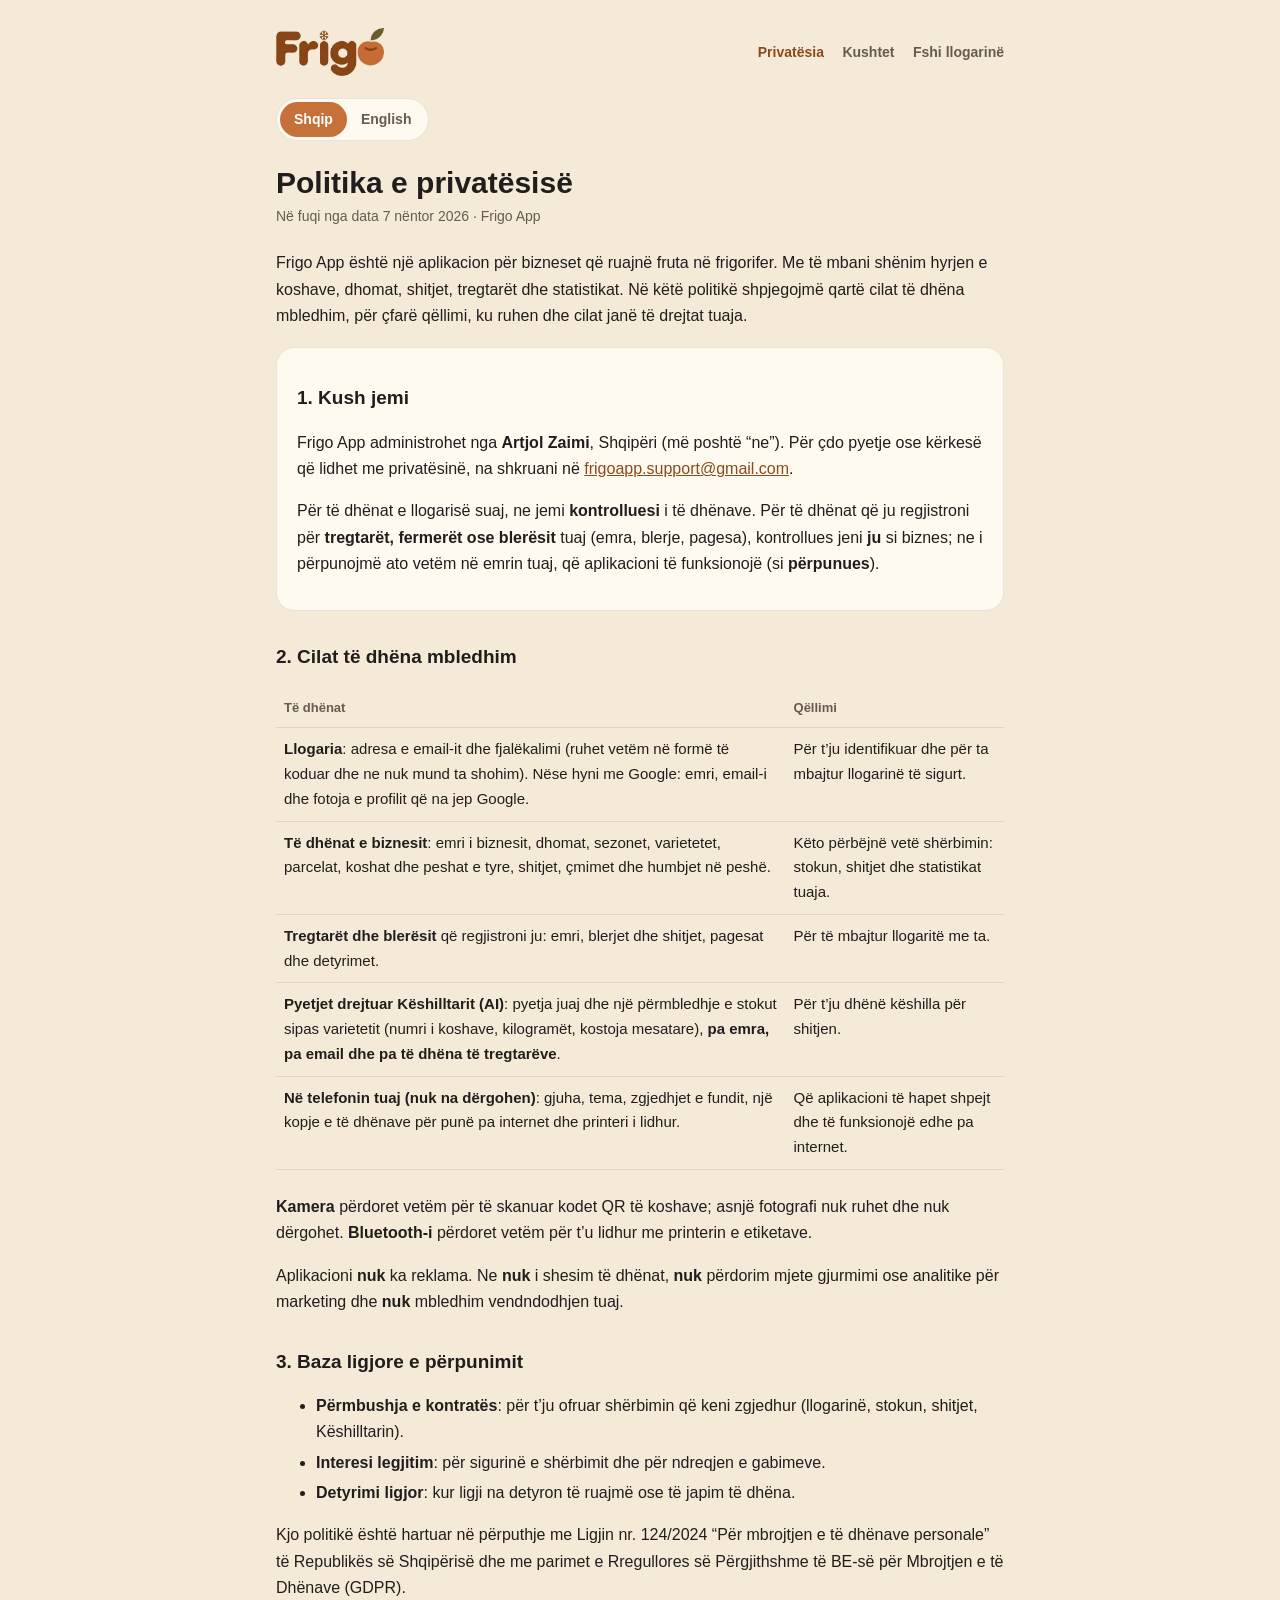
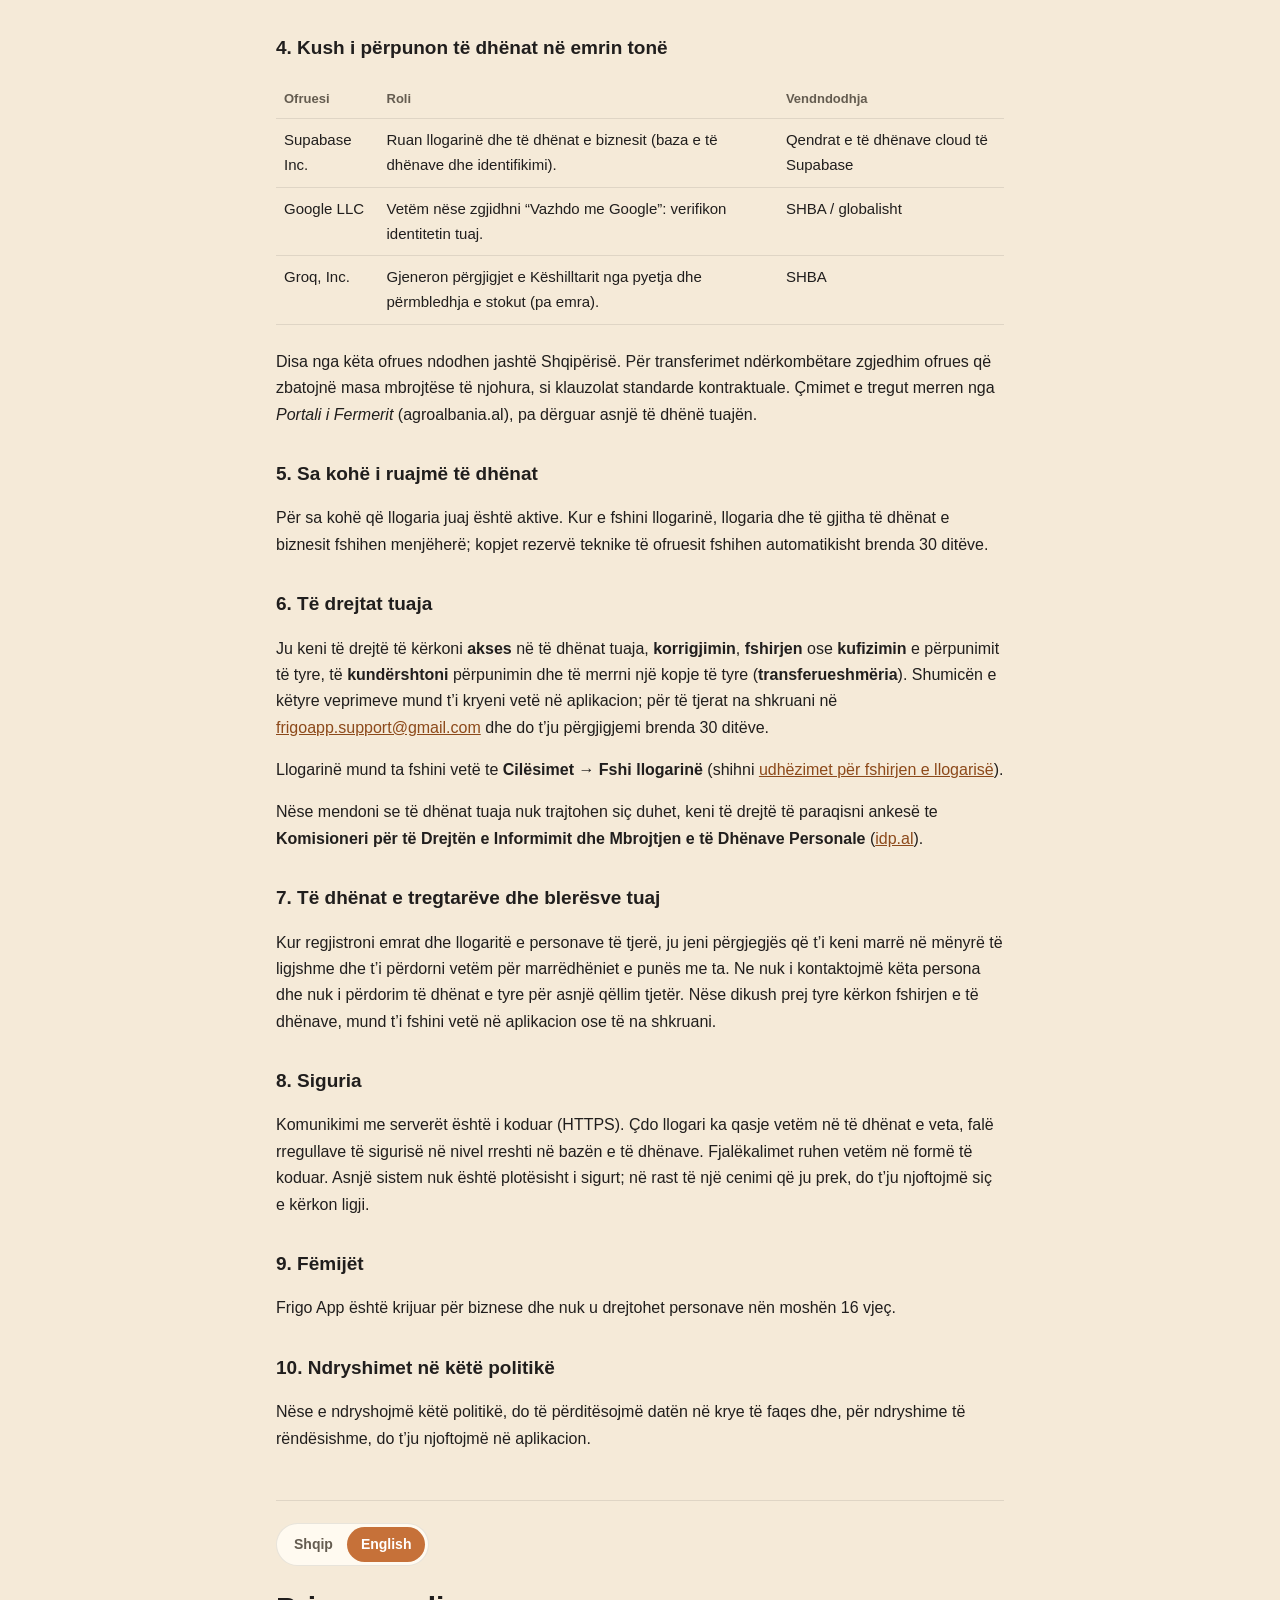
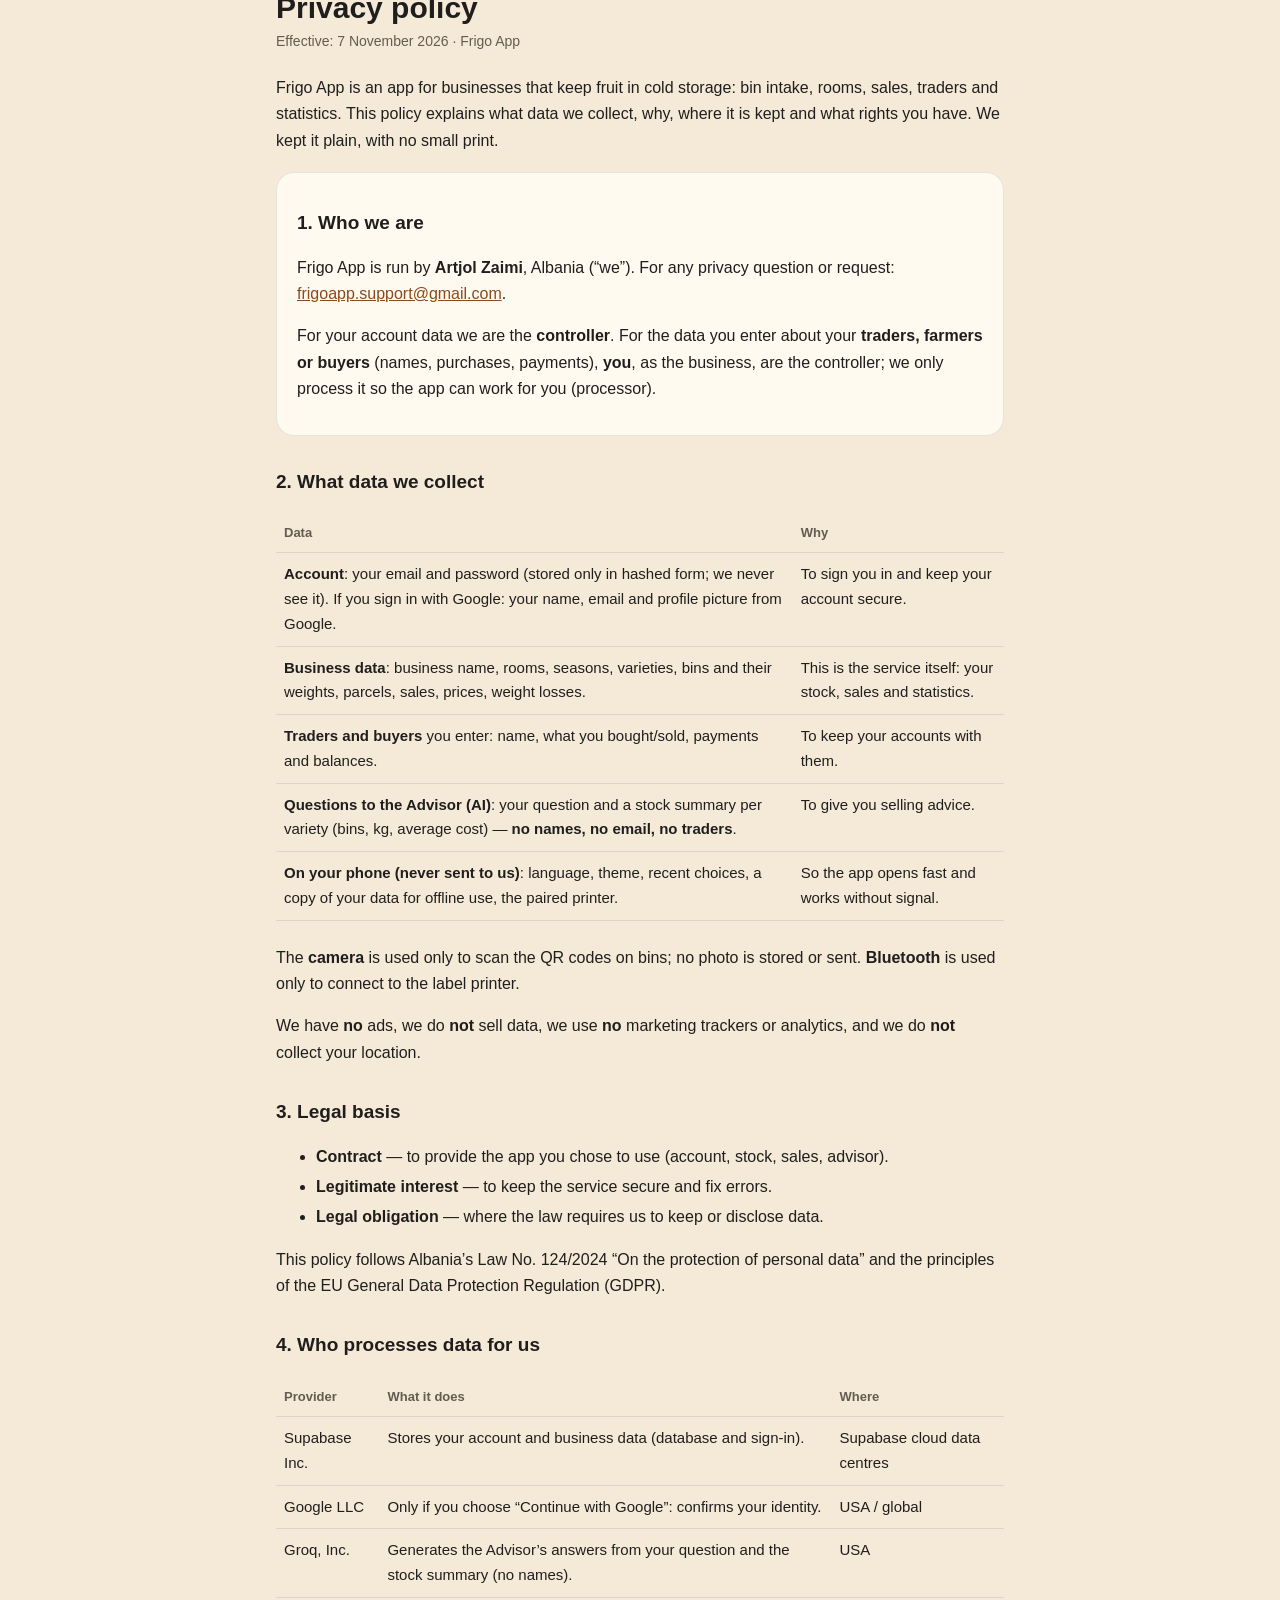
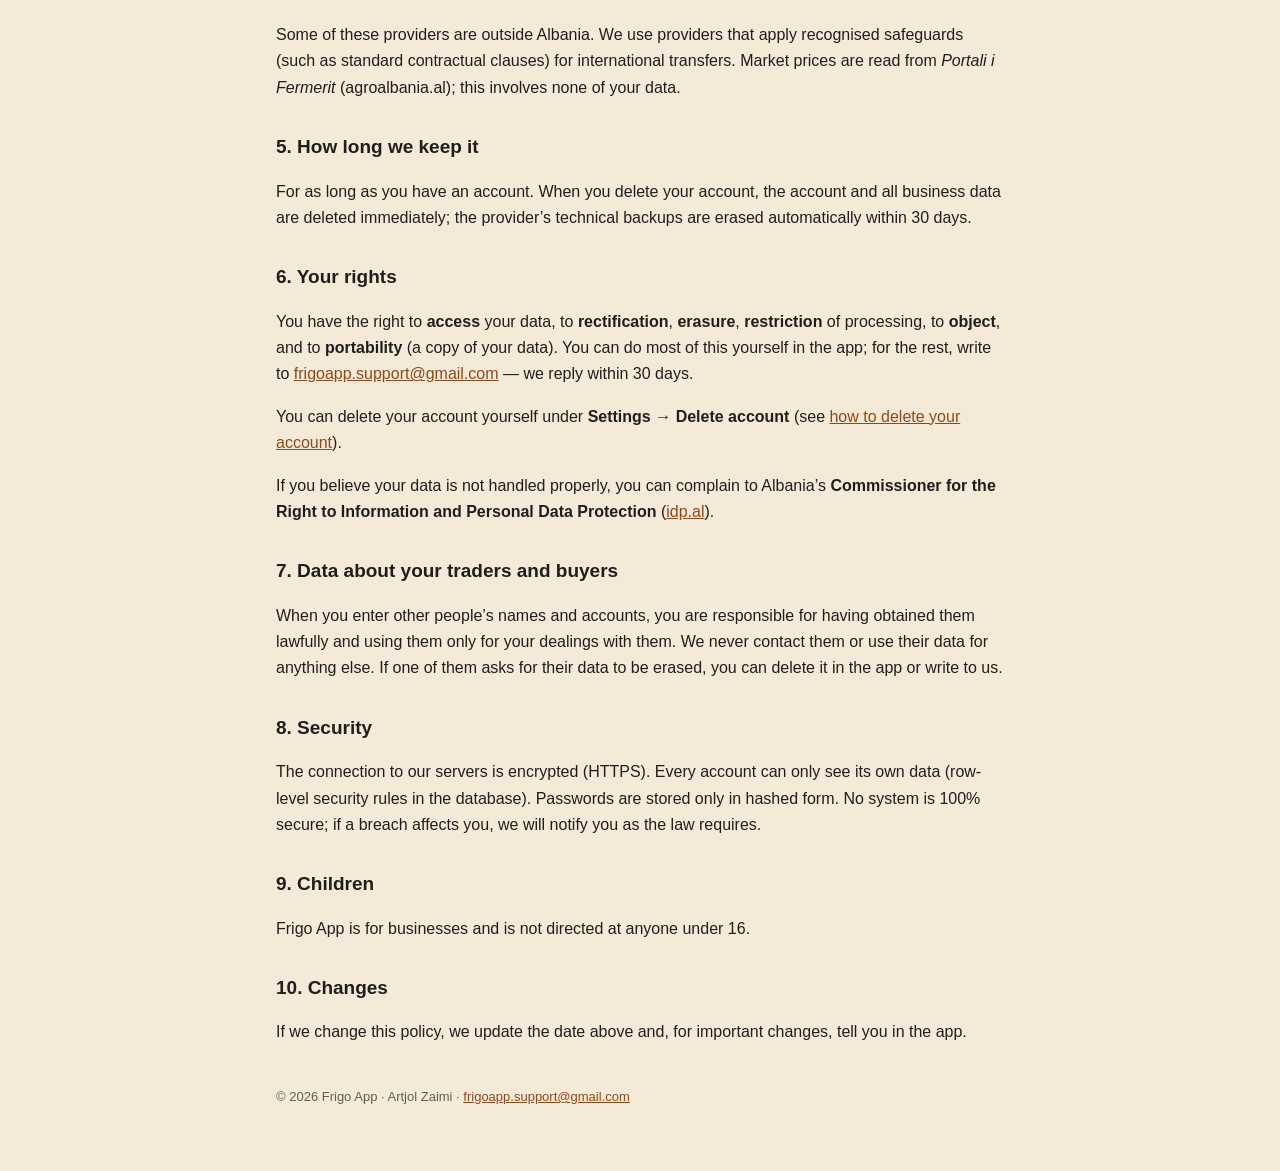
<file: index.html>
<!doctype html>
<html lang="sq">
<head>
<meta charset="utf-8">
<meta name="viewport" content="width=device-width, initial-scale=1">
<title>Frigo App — Politika e privatësisë / Privacy policy</title>
<meta name="description" content="Si Frigo App mbledh, përdor dhe mbron të dhënat. How Frigo App collects, uses and protects data.">
<link rel="icon" type="image/png" href="icon.png">
<link rel="apple-touch-icon" href="icon.png">
<link rel="stylesheet" href="style.css">
</head>
<body>
<main>
<header>
  <a class="brand" href="./" aria-label="Frigo">
    <picture><source srcset="logo-dark.png" media="(prefers-color-scheme: dark)"><img src="logo.png" alt="Frigo" width="108" height="48"></picture>
  </a>
  <nav>
    <a href="./" aria-current="page">Privatësia</a>
    <a href="terms.html">Kushtet</a>
    <a href="delete-account.html">Fshi llogarinë</a>
  </nav>
</header>
<div class="lang"><a class="on" href="#sq">Shqip</a><a href="#en">English</a></div>

<!-- ═══════════════════════════════ SHQIP ═══════════════════════════════ -->
<article id="sq" lang="sq">
<h1>Politika e privatësisë</h1>
<p class="meta">Në fuqi nga data 7 nëntor 2026 · Frigo App</p>

<p>Frigo App është një aplikacion për bizneset që ruajnë fruta në frigorifer. Me të mbani shënim hyrjen e koshave, dhomat, shitjet, tregtarët dhe statistikat. Në këtë politikë shpjegojmë qartë cilat të dhëna mbledhim, për çfarë qëllimi, ku ruhen dhe cilat janë të drejtat tuaja.</p>

<section class="card">
<h2>1. Kush jemi</h2>
<p>Frigo App administrohet nga <strong>Artjol Zaimi</strong>, Shqipëri (më poshtë “ne”). Për çdo pyetje ose kërkesë që lidhet me privatësinë, na shkruani në <a href="mailto:frigoapp.support@gmail.com">frigoapp.support@gmail.com</a>.</p>
<p>Për të dhënat e llogarisë suaj, ne jemi <strong>kontrolluesi</strong> i të dhënave. Për të dhënat që ju regjistroni për <strong>tregtarët, fermerët ose blerësit</strong> tuaj (emra, blerje, pagesa), kontrollues jeni <strong>ju</strong> si biznes; ne i përpunojmë ato vetëm në emrin tuaj, që aplikacioni të funksionojë (si <strong>përpunues</strong>).</p>
</section>

<h2>2. Cilat të dhëna mbledhim</h2>
<div class="wrap"><table>
<tr><th>Të dhënat</th><th>Qëllimi</th></tr>
<tr><td><strong>Llogaria</strong>: adresa e email-it dhe fjalëkalimi (ruhet vetëm në formë të koduar dhe ne nuk mund ta shohim). Nëse hyni me Google: emri, email-i dhe fotoja e profilit që na jep Google.</td><td>Për t’ju identifikuar dhe për ta mbajtur llogarinë të sigurt.</td></tr>
<tr><td><strong>Të dhënat e biznesit</strong>: emri i biznesit, dhomat, sezonet, varietetet, parcelat, koshat dhe peshat e tyre, shitjet, çmimet dhe humbjet në peshë.</td><td>Këto përbëjnë vetë shërbimin: stokun, shitjet dhe statistikat tuaja.</td></tr>
<tr><td><strong>Tregtarët dhe blerësit</strong> që regjistroni ju: emri, blerjet dhe shitjet, pagesat dhe detyrimet.</td><td>Për të mbajtur llogaritë me ta.</td></tr>
<tr><td><strong>Pyetjet drejtuar Këshilltarit (AI)</strong>: pyetja juaj dhe një përmbledhje e stokut sipas varietetit (numri i koshave, kilogramët, kostoja mesatare), <strong>pa emra, pa email dhe pa të dhëna të tregtarëve</strong>.</td><td>Për t’ju dhënë këshilla për shitjen.</td></tr>
<tr><td><strong>Në telefonin tuaj (nuk na dërgohen)</strong>: gjuha, tema, zgjedhjet e fundit, një kopje e të dhënave për punë pa internet dhe printeri i lidhur.</td><td>Që aplikacioni të hapet shpejt dhe të funksionojë edhe pa internet.</td></tr>
</table></div>
<p><strong>Kamera</strong> përdoret vetëm për të skanuar kodet QR të koshave; asnjë fotografi nuk ruhet dhe nuk dërgohet. <strong>Bluetooth-i</strong> përdoret vetëm për t’u lidhur me printerin e etiketave.</p>
<p>Aplikacioni <strong>nuk</strong> ka reklama. Ne <strong>nuk</strong> i shesim të dhënat, <strong>nuk</strong> përdorim mjete gjurmimi ose analitike për marketing dhe <strong>nuk</strong> mbledhim vendndodhjen tuaj.</p>

<h2>3. Baza ligjore e përpunimit</h2>
<ul>
<li><strong>Përmbushja e kontratës</strong>: për t’ju ofruar shërbimin që keni zgjedhur (llogarinë, stokun, shitjet, Këshilltarin).</li>
<li><strong>Interesi legjitim</strong>: për sigurinë e shërbimit dhe për ndreqjen e gabimeve.</li>
<li><strong>Detyrimi ligjor</strong>: kur ligji na detyron të ruajmë ose të japim të dhëna.</li>
</ul>
<p>Kjo politikë është hartuar në përputhje me Ligjin nr. 124/2024 “Për mbrojtjen e të dhënave personale” të Republikës së Shqipërisë dhe me parimet e Rregullores së Përgjithshme të BE-së për Mbrojtjen e të Dhënave (GDPR).</p>

<h2>4. Kush i përpunon të dhënat në emrin tonë</h2>
<div class="wrap"><table>
<tr><th>Ofruesi</th><th>Roli</th><th>Vendndodhja</th></tr>
<tr><td>Supabase Inc.</td><td>Ruan llogarinë dhe të dhënat e biznesit (baza e të dhënave dhe identifikimi).</td><td>Qendrat e të dhënave cloud të Supabase</td></tr>
<tr><td>Google LLC</td><td>Vetëm nëse zgjidhni “Vazhdo me Google”: verifikon identitetin tuaj.</td><td>SHBA / globalisht</td></tr>
<tr><td>Groq, Inc.</td><td>Gjeneron përgjigjet e Këshilltarit nga pyetja dhe përmbledhja e stokut (pa emra).</td><td>SHBA</td></tr>
</table></div>
<p>Disa nga këta ofrues ndodhen jashtë Shqipërisë. Për transferimet ndërkombëtare zgjedhim ofrues që zbatojnë masa mbrojtëse të njohura, si klauzolat standarde kontraktuale. Çmimet e tregut merren nga <em>Portali i Fermerit</em> (agroalbania.al), pa dërguar asnjë të dhënë tuajën.</p>

<h2>5. Sa kohë i ruajmë të dhënat</h2>
<p>Për sa kohë që llogaria juaj është aktive. Kur e fshini llogarinë, llogaria dhe të gjitha të dhënat e biznesit fshihen menjëherë; kopjet rezervë teknike të ofruesit fshihen automatikisht brenda 30 ditëve.</p>

<h2>6. Të drejtat tuaja</h2>
<p>Ju keni të drejtë të kërkoni <strong>akses</strong> në të dhënat tuaja, <strong>korrigjimin</strong>, <strong>fshirjen</strong> ose <strong>kufizimin</strong> e përpunimit të tyre, të <strong>kundërshtoni</strong> përpunimin dhe të merrni një kopje të tyre (<strong>transferueshmëria</strong>). Shumicën e këtyre veprimeve mund t’i kryeni vetë në aplikacion; për të tjerat na shkruani në <a href="mailto:frigoapp.support@gmail.com">frigoapp.support@gmail.com</a> dhe do t’ju përgjigjemi brenda 30 ditëve.</p>
<p>Llogarinë mund ta fshini vetë te <strong>Cilësimet → Fshi llogarinë</strong> (shihni <a href="delete-account.html">udhëzimet për fshirjen e llogarisë</a>).</p>
<p>Nëse mendoni se të dhënat tuaja nuk trajtohen siç duhet, keni të drejtë të paraqisni ankesë te <strong>Komisioneri për të Drejtën e Informimit dhe Mbrojtjen e të Dhënave Personale</strong> (<a href="https://www.idp.al" rel="noopener">idp.al</a>).</p>

<h2>7. Të dhënat e tregtarëve dhe blerësve tuaj</h2>
<p>Kur regjistroni emrat dhe llogaritë e personave të tjerë, ju jeni përgjegjës që t’i keni marrë në mënyrë të ligjshme dhe t’i përdorni vetëm për marrëdhëniet e punës me ta. Ne nuk i kontaktojmë këta persona dhe nuk i përdorim të dhënat e tyre për asnjë qëllim tjetër. Nëse dikush prej tyre kërkon fshirjen e të dhënave, mund t’i fshini vetë në aplikacion ose të na shkruani.</p>

<h2>8. Siguria</h2>
<p>Komunikimi me serverët është i koduar (HTTPS). Çdo llogari ka qasje vetëm në të dhënat e veta, falë rregullave të sigurisë në nivel rreshti në bazën e të dhënave. Fjalëkalimet ruhen vetëm në formë të koduar. Asnjë sistem nuk është plotësisht i sigurt; në rast të një cenimi që ju prek, do t’ju njoftojmë siç e kërkon ligji.</p>

<h2>9. Fëmijët</h2>
<p>Frigo App është krijuar për biznese dhe nuk u drejtohet personave nën moshën 16 vjeç.</p>

<h2>10. Ndryshimet në këtë politikë</h2>
<p>Nëse e ndryshojmë këtë politikë, do të përditësojmë datën në krye të faqes dhe, për ndryshime të rëndësishme, do t’ju njoftojmë në aplikacion.</p>
</article>

<hr>

<!-- ═══════════════════════════════ ENGLISH ═══════════════════════════════ -->
<article id="en" lang="en">
<div class="lang"><a href="#sq">Shqip</a><a class="on" href="#en">English</a></div>
<h1>Privacy policy</h1>
<p class="meta">Effective: 7 November 2026 · Frigo App</p>

<p>Frigo App is an app for businesses that keep fruit in cold storage: bin intake, rooms, sales, traders and statistics. This policy explains what data we collect, why, where it is kept and what rights you have. We kept it plain, with no small print.</p>

<section class="card">
<h2>1. Who we are</h2>
<p>Frigo App is run by <strong>Artjol Zaimi</strong>, Albania (“we”). For any privacy question or request: <a href="mailto:frigoapp.support@gmail.com">frigoapp.support@gmail.com</a>.</p>
<p>For your account data we are the <strong>controller</strong>. For the data you enter about your <strong>traders, farmers or buyers</strong> (names, purchases, payments), <strong>you</strong>, as the business, are the controller; we only process it so the app can work for you (processor).</p>
</section>

<h2>2. What data we collect</h2>
<div class="wrap"><table>
<tr><th>Data</th><th>Why</th></tr>
<tr><td><strong>Account</strong>: your email and password (stored only in hashed form; we never see it). If you sign in with Google: your name, email and profile picture from Google.</td><td>To sign you in and keep your account secure.</td></tr>
<tr><td><strong>Business data</strong>: business name, rooms, seasons, varieties, bins and their weights, parcels, sales, prices, weight losses.</td><td>This is the service itself: your stock, sales and statistics.</td></tr>
<tr><td><strong>Traders and buyers</strong> you enter: name, what you bought/sold, payments and balances.</td><td>To keep your accounts with them.</td></tr>
<tr><td><strong>Questions to the Advisor (AI)</strong>: your question and a stock summary per variety (bins, kg, average cost) — <strong>no names, no email, no traders</strong>.</td><td>To give you selling advice.</td></tr>
<tr><td><strong>On your phone (never sent to us)</strong>: language, theme, recent choices, a copy of your data for offline use, the paired printer.</td><td>So the app opens fast and works without signal.</td></tr>
</table></div>
<p>The <strong>camera</strong> is used only to scan the QR codes on bins; no photo is stored or sent. <strong>Bluetooth</strong> is used only to connect to the label printer.</p>
<p>We have <strong>no</strong> ads, we do <strong>not</strong> sell data, we use <strong>no</strong> marketing trackers or analytics, and we do <strong>not</strong> collect your location.</p>

<h2>3. Legal basis</h2>
<ul>
<li><strong>Contract</strong> — to provide the app you chose to use (account, stock, sales, advisor).</li>
<li><strong>Legitimate interest</strong> — to keep the service secure and fix errors.</li>
<li><strong>Legal obligation</strong> — where the law requires us to keep or disclose data.</li>
</ul>
<p>This policy follows Albania’s Law No. 124/2024 “On the protection of personal data” and the principles of the EU General Data Protection Regulation (GDPR).</p>

<h2>4. Who processes data for us</h2>
<div class="wrap"><table>
<tr><th>Provider</th><th>What it does</th><th>Where</th></tr>
<tr><td>Supabase Inc.</td><td>Stores your account and business data (database and sign-in).</td><td>Supabase cloud data centres</td></tr>
<tr><td>Google LLC</td><td>Only if you choose “Continue with Google”: confirms your identity.</td><td>USA / global</td></tr>
<tr><td>Groq, Inc.</td><td>Generates the Advisor’s answers from your question and the stock summary (no names).</td><td>USA</td></tr>
</table></div>
<p>Some of these providers are outside Albania. We use providers that apply recognised safeguards (such as standard contractual clauses) for international transfers. Market prices are read from <em>Portali i Fermerit</em> (agroalbania.al); this involves none of your data.</p>

<h2>5. How long we keep it</h2>
<p>For as long as you have an account. When you delete your account, the account and all business data are deleted immediately; the provider’s technical backups are erased automatically within 30 days.</p>

<h2>6. Your rights</h2>
<p>You have the right to <strong>access</strong> your data, to <strong>rectification</strong>, <strong>erasure</strong>, <strong>restriction</strong> of processing, to <strong>object</strong>, and to <strong>portability</strong> (a copy of your data). You can do most of this yourself in the app; for the rest, write to <a href="mailto:frigoapp.support@gmail.com">frigoapp.support@gmail.com</a> — we reply within 30 days.</p>
<p>You can delete your account yourself under <strong>Settings → Delete account</strong> (see <a href="delete-account.html">how to delete your account</a>).</p>
<p>If you believe your data is not handled properly, you can complain to Albania’s <strong>Commissioner for the Right to Information and Personal Data Protection</strong> (<a href="https://www.idp.al" rel="noopener">idp.al</a>).</p>

<h2>7. Data about your traders and buyers</h2>
<p>When you enter other people’s names and accounts, you are responsible for having obtained them lawfully and using them only for your dealings with them. We never contact them or use their data for anything else. If one of them asks for their data to be erased, you can delete it in the app or write to us.</p>

<h2>8. Security</h2>
<p>The connection to our servers is encrypted (HTTPS). Every account can only see its own data (row-level security rules in the database). Passwords are stored only in hashed form. No system is 100% secure; if a breach affects you, we will notify you as the law requires.</p>

<h2>9. Children</h2>
<p>Frigo App is for businesses and is not directed at anyone under 16.</p>

<h2>10. Changes</h2>
<p>If we change this policy, we update the date above and, for important changes, tell you in the app.</p>
</article>

<footer>© 2026 Frigo App · Artjol Zaimi · <a href="mailto:frigoapp.support@gmail.com">frigoapp.support@gmail.com</a></footer>
</main>
</body>
</html>
</file>
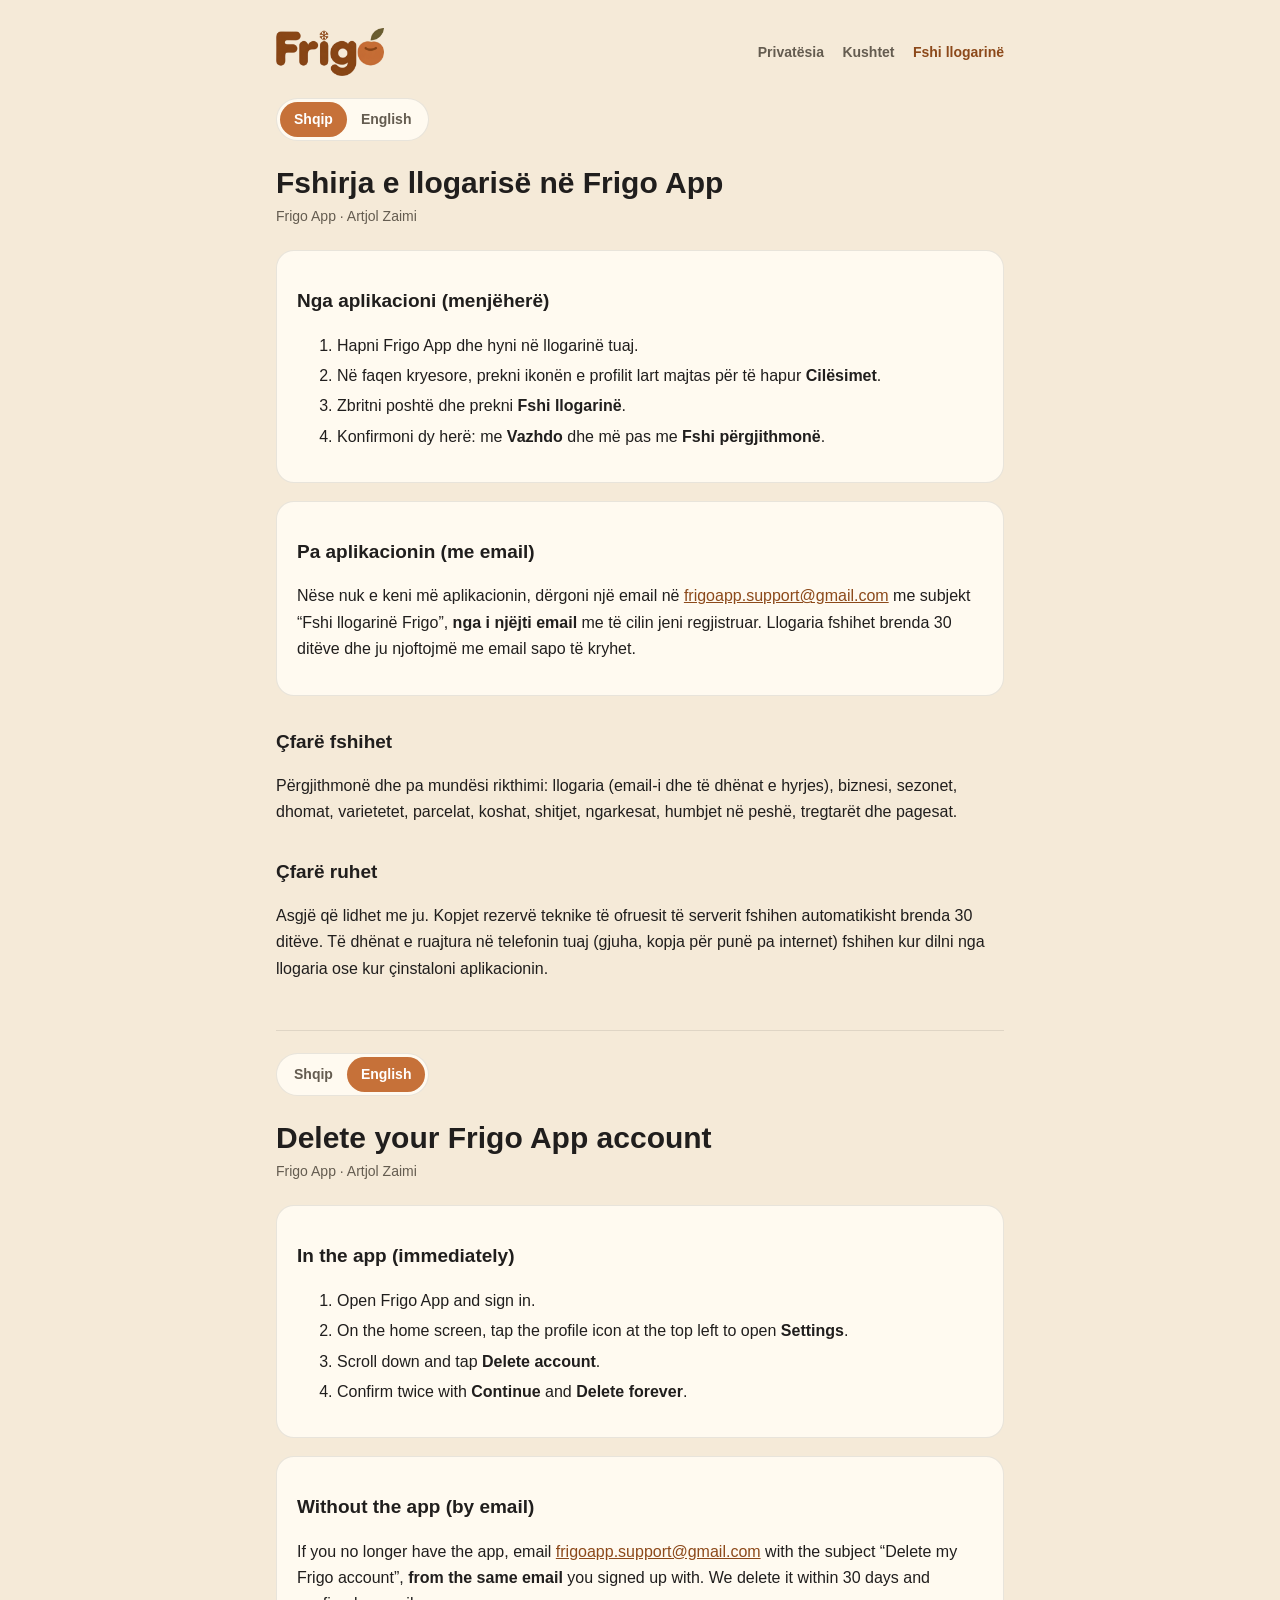
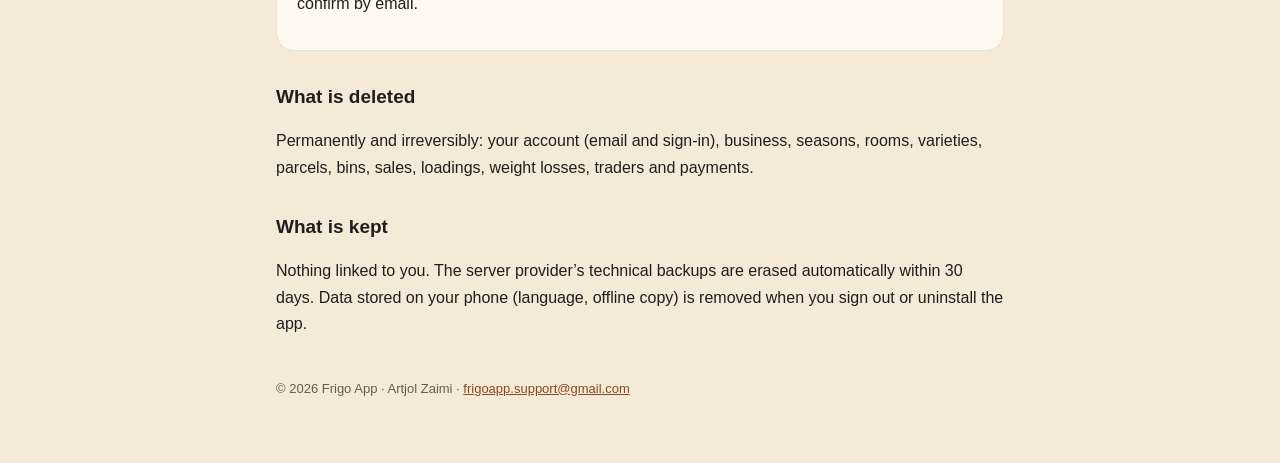
<file: delete-account.html>
<!doctype html>
<html lang="sq">
<head>
<meta charset="utf-8">
<meta name="viewport" content="width=device-width, initial-scale=1">
<title>Frigo App — Fshi llogarinë / Delete your account</title>
<meta name="description" content="Si ta fshish llogarinë dhe të dhënat në Frigo App. How to delete your Frigo App account and data.">
<link rel="icon" type="image/png" href="icon.png">
<link rel="apple-touch-icon" href="icon.png">
<link rel="stylesheet" href="style.css">
</head>
<body>
<main>
<header>
  <a class="brand" href="./" aria-label="Frigo">
    <picture><source srcset="logo-dark.png" media="(prefers-color-scheme: dark)"><img src="logo.png" alt="Frigo" width="108" height="48"></picture>
  </a>
  <nav>
    <a href="./">Privatësia</a>
    <a href="terms.html">Kushtet</a>
    <a href="delete-account.html" aria-current="page">Fshi llogarinë</a>
  </nav>
</header>
<div class="lang"><a class="on" href="#sq">Shqip</a><a href="#en">English</a></div>

<article id="sq" lang="sq">
<h1>Fshirja e llogarisë në Frigo App</h1>
<p class="meta">Frigo App · Artjol Zaimi</p>

<section class="card">
<h2>Nga aplikacioni (menjëherë)</h2>
<ol>
<li>Hapni Frigo App dhe hyni në llogarinë tuaj.</li>
<li>Në faqen kryesore, prekni ikonën e profilit lart majtas për të hapur <strong>Cilësimet</strong>.</li>
<li>Zbritni poshtë dhe prekni <strong>Fshi llogarinë</strong>.</li>
<li>Konfirmoni dy herë: me <strong>Vazhdo</strong> dhe më pas me <strong>Fshi përgjithmonë</strong>.</li>
</ol>
</section>

<section class="card">
<h2>Pa aplikacionin (me email)</h2>
<p>Nëse nuk e keni më aplikacionin, dërgoni një email në <a href="mailto:frigoapp.support@gmail.com?subject=Fshi%20llogarin%C3%AB%20Frigo">frigoapp.support@gmail.com</a> me subjekt “Fshi llogarinë Frigo”, <strong>nga i njëjti email</strong> me të cilin jeni regjistruar. Llogaria fshihet brenda 30 ditëve dhe ju njoftojmë me email sapo të kryhet.</p>
</section>

<h2>Çfarë fshihet</h2>
<p>Përgjithmonë dhe pa mundësi rikthimi: llogaria (email-i dhe të dhënat e hyrjes), biznesi, sezonet, dhomat, varietetet, parcelat, koshat, shitjet, ngarkesat, humbjet në peshë, tregtarët dhe pagesat.</p>
<h2>Çfarë ruhet</h2>
<p>Asgjë që lidhet me ju. Kopjet rezervë teknike të ofruesit të serverit fshihen automatikisht brenda 30 ditëve. Të dhënat e ruajtura në telefonin tuaj (gjuha, kopja për punë pa internet) fshihen kur dilni nga llogaria ose kur çinstaloni aplikacionin.</p>
</article>

<hr>

<article id="en" lang="en">
<div class="lang"><a href="#sq">Shqip</a><a class="on" href="#en">English</a></div>
<h1>Delete your Frigo App account</h1>
<p class="meta">Frigo App · Artjol Zaimi</p>

<section class="card">
<h2>In the app (immediately)</h2>
<ol>
<li>Open Frigo App and sign in.</li>
<li>On the home screen, tap the profile icon at the top left to open <strong>Settings</strong>.</li>
<li>Scroll down and tap <strong>Delete account</strong>.</li>
<li>Confirm twice with <strong>Continue</strong> and <strong>Delete forever</strong>.</li>
</ol>
</section>

<section class="card">
<h2>Without the app (by email)</h2>
<p>If you no longer have the app, email <a href="mailto:frigoapp.support@gmail.com?subject=Delete%20my%20Frigo%20account">frigoapp.support@gmail.com</a> with the subject “Delete my Frigo account”, <strong>from the same email</strong> you signed up with. We delete it within 30 days and confirm by email.</p>
</section>

<h2>What is deleted</h2>
<p>Permanently and irreversibly: your account (email and sign-in), business, seasons, rooms, varieties, parcels, bins, sales, loadings, weight losses, traders and payments.</p>
<h2>What is kept</h2>
<p>Nothing linked to you. The server provider’s technical backups are erased automatically within 30 days. Data stored on your phone (language, offline copy) is removed when you sign out or uninstall the app.</p>
</article>

<footer>© 2026 Frigo App · Artjol Zaimi · <a href="mailto:frigoapp.support@gmail.com">frigoapp.support@gmail.com</a></footer>
</main>
</body>
</html>
</file>
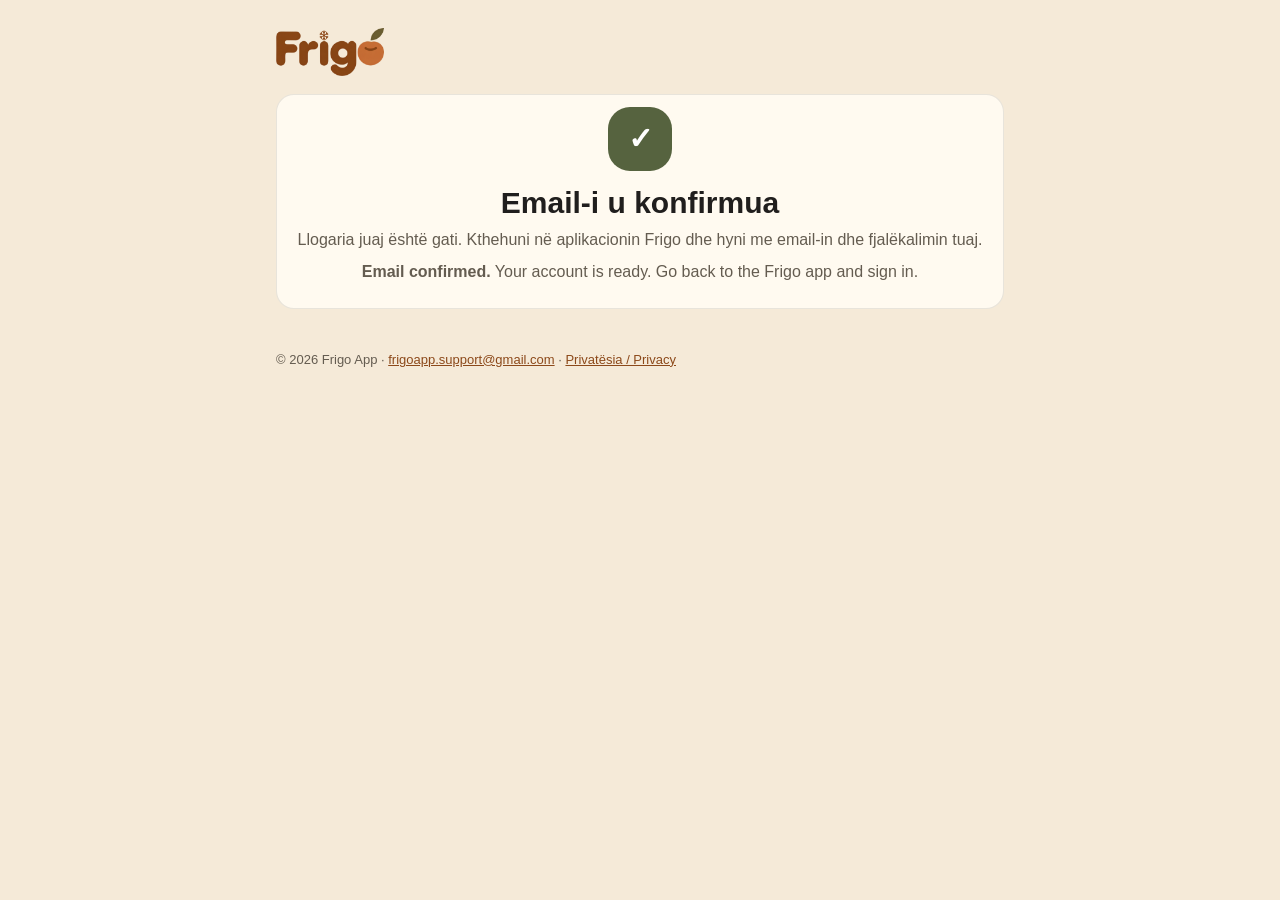
<file: email-confirmed.html>
<!doctype html>
<html lang="sq">
<head>
<meta charset="utf-8">
<meta name="viewport" content="width=device-width, initial-scale=1">
<title>Frigo App — Email-i u konfirmua</title>
<meta name="robots" content="noindex">
<link rel="icon" type="image/png" href="icon.png">
<link rel="apple-touch-icon" href="icon.png">
<link rel="stylesheet" href="style.css">
<style>
  .done { text-align: center; padding: 28px 22px 30px; }
  .badge { width: 64px; height: 64px; border-radius: 22px; margin: 8px auto 14px; display: flex; align-items: center; justify-content: center; font-size: 30px; font-weight: 800; color: #fff; background: var(--green); }
  .done.err .badge { background: var(--accent); }
  .done h1 { margin-top: 6px; }
  .done p { color: var(--muted); margin: 6px 0; }
  .err-only { display: none; } .done.err .err-only { display: block; } .done.err .ok-only { display: none; }
</style>
</head>
<body>
<main>
<header>
  <a class="brand" href="./" aria-label="Frigo">
    <picture><source srcset="logo-dark.png" media="(prefers-color-scheme: dark)"><img src="logo.png" alt="Frigo" width="108" height="48"></picture>
  </a>
</header>

<section class="card done" id="box">
  <div class="badge ok-only">✓</div>
  <div class="badge err-only">!</div>
  <div class="ok-only">
    <h1>Email-i u konfirmua</h1>
    <p>Llogaria juaj është gati. Kthehuni në aplikacionin Frigo dhe hyni me email-in dhe fjalëkalimin tuaj.</p>
    <p lang="en"><strong>Email confirmed.</strong> Your account is ready. Go back to the Frigo app and sign in.</p>
  </div>
  <div class="err-only">
    <h1>Lidhja nuk funksionoi</h1>
    <p>Lidhja ka skaduar ose është përdorur tashmë. Nëse llogaria është konfirmuar, thjesht hyni në aplikacion; përndryshe regjistrohuni përsëri për të marrë një email të ri.</p>
    <p lang="en"><strong>This link didn’t work.</strong> It has expired or was already used. If your account is confirmed, just sign in to the app; otherwise sign up again to get a new email.</p>
  </div>
</section>

<footer>© 2026 Frigo App · <a href="mailto:frigoapp.support@gmail.com">frigoapp.support@gmail.com</a> · <a href="./">Privatësia / Privacy</a></footer>
</main>
<script>
  // Supabase lands here after the confirm link, with the result in the URL.
  // Show the right message and wipe the tokens from the address bar.
  var u = location.hash + location.search;
  if (/error/.test(u)) document.getElementById('box').className += ' err';
  if (location.hash || location.search) history.replaceState(null, '', location.pathname);
</script>
</body>
</html>
</file>
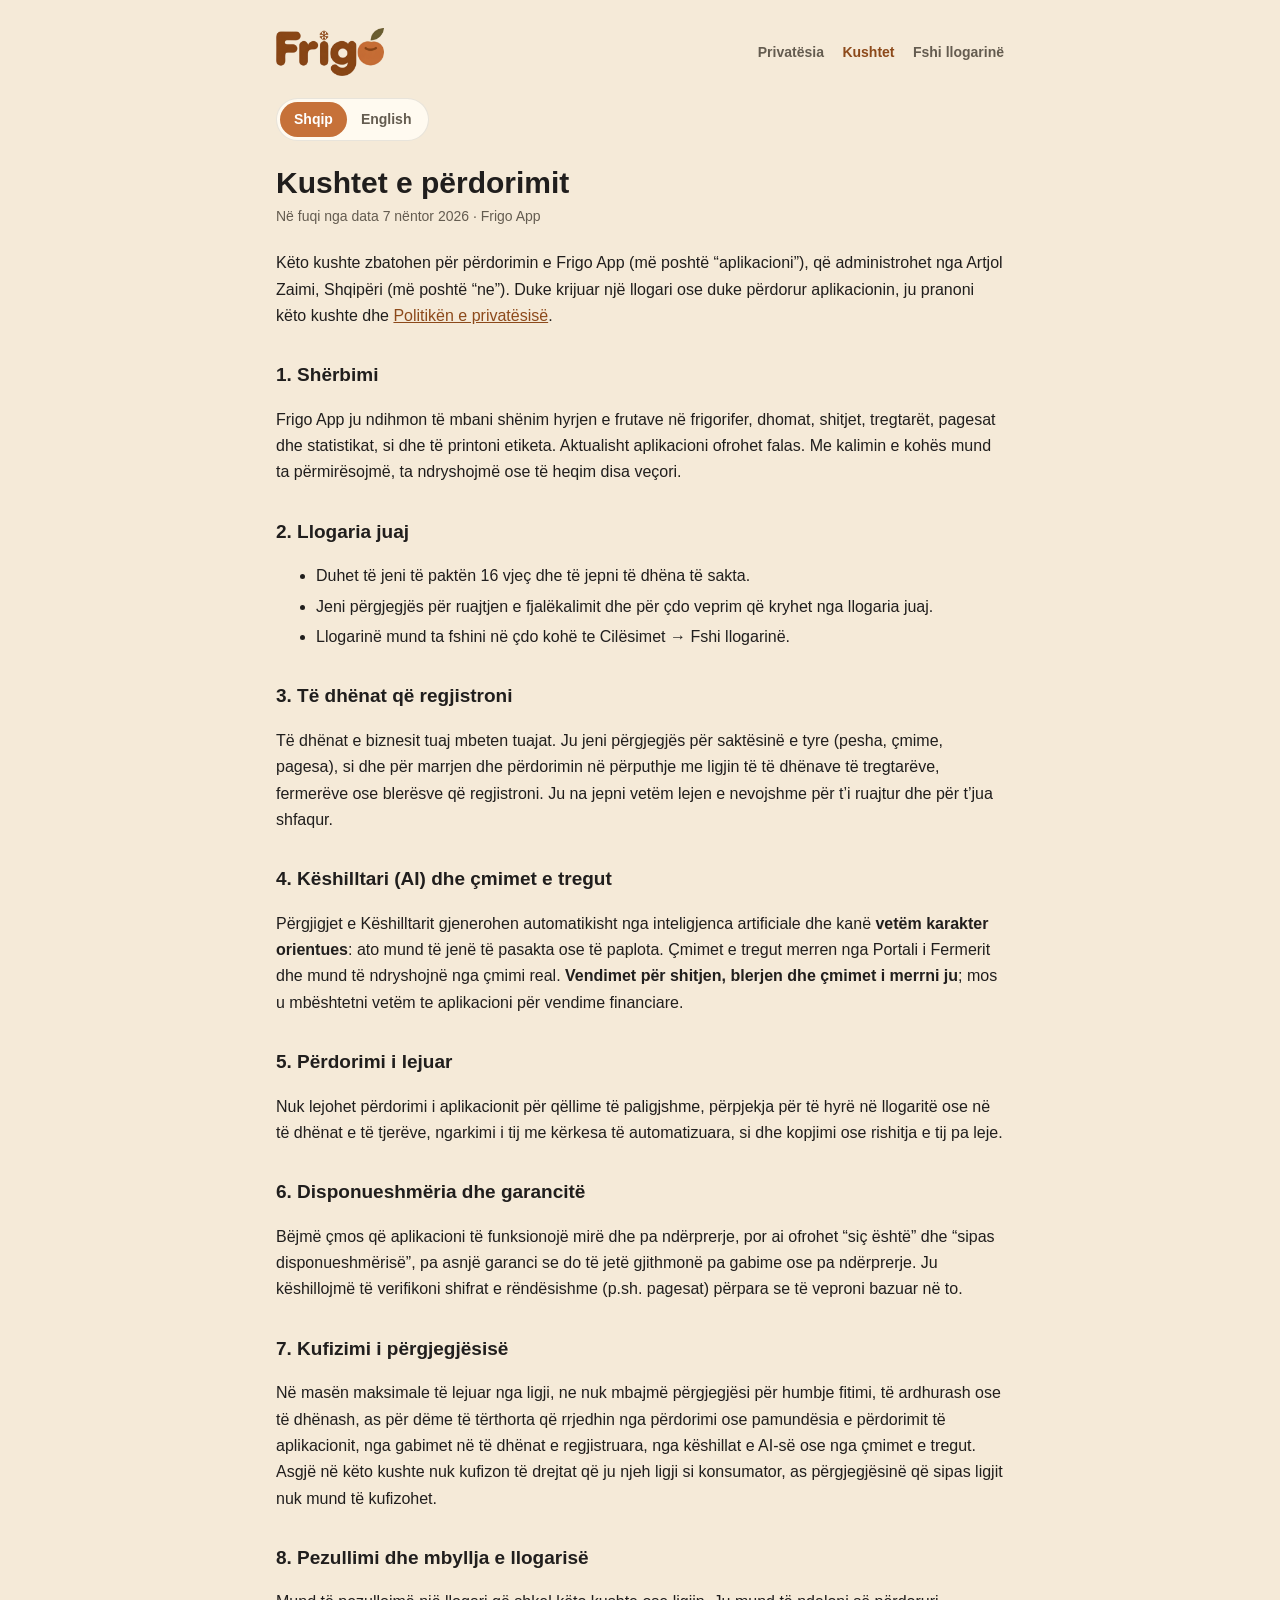
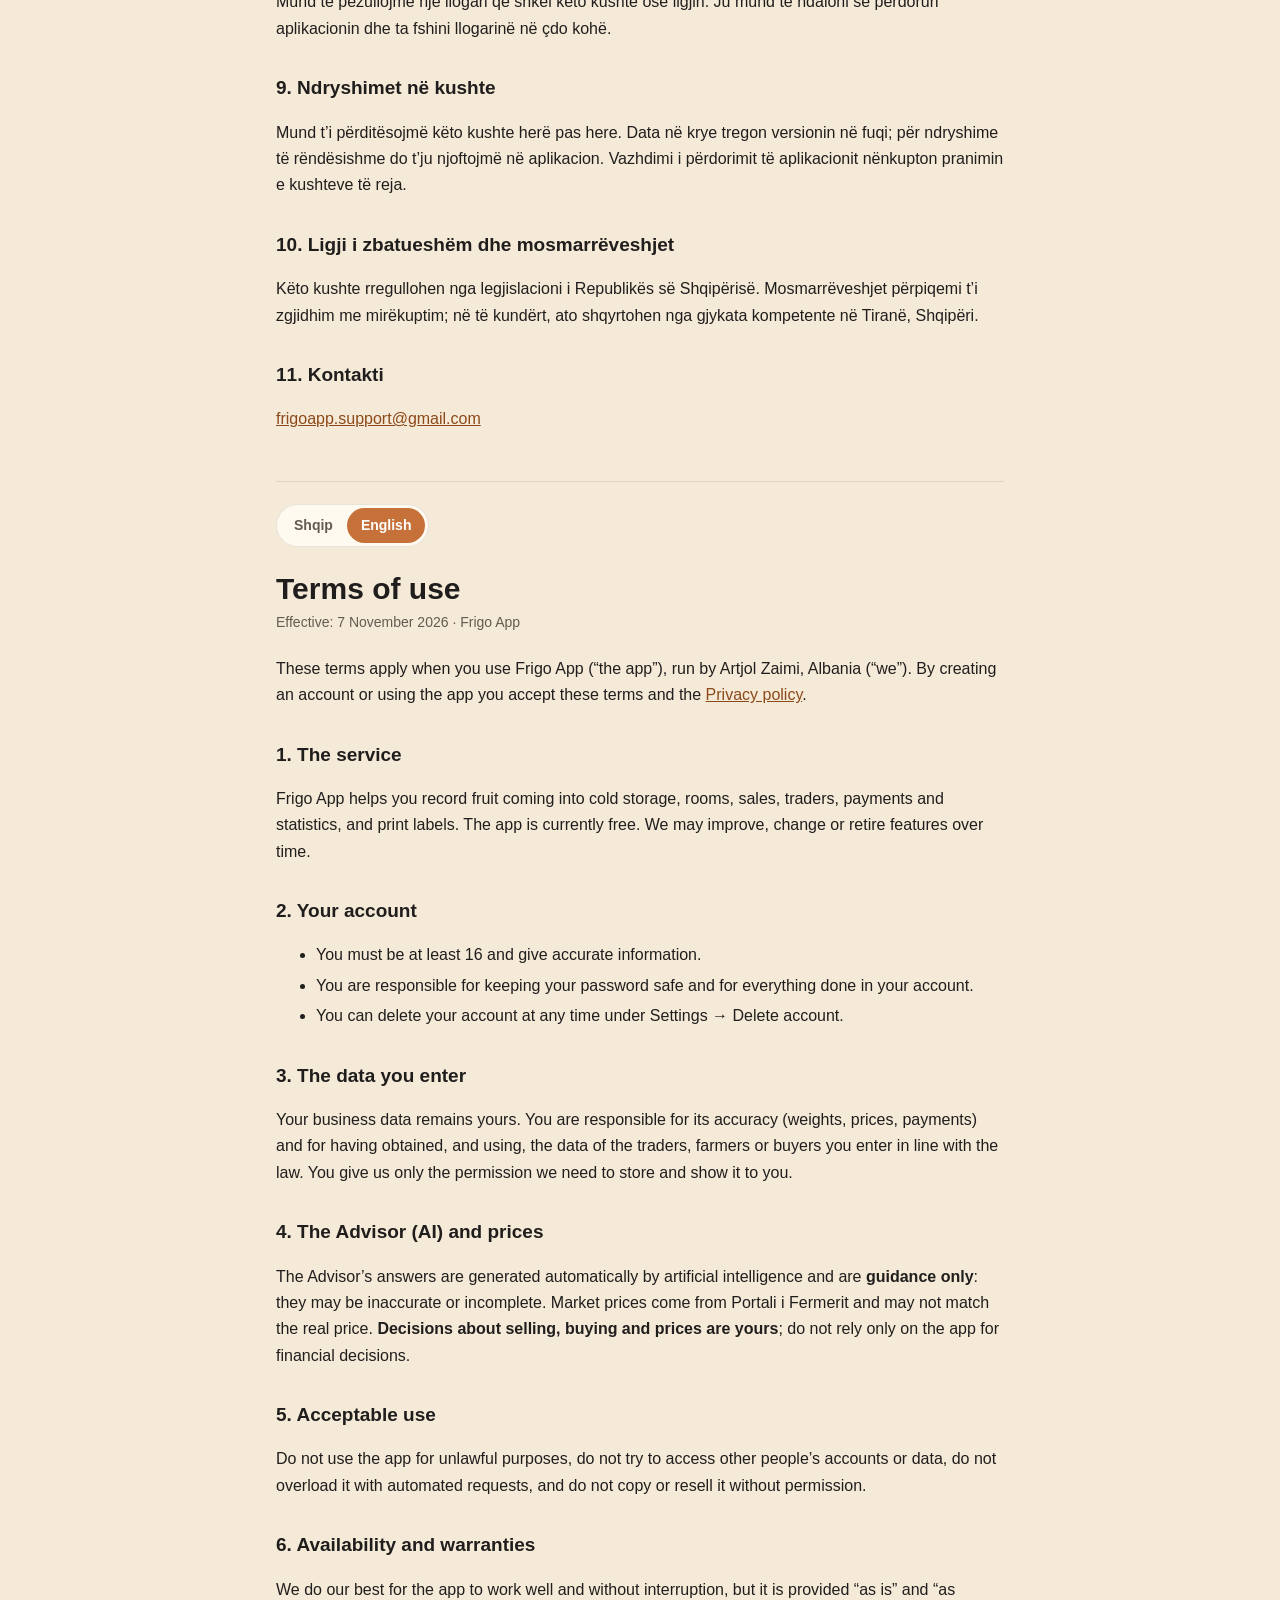
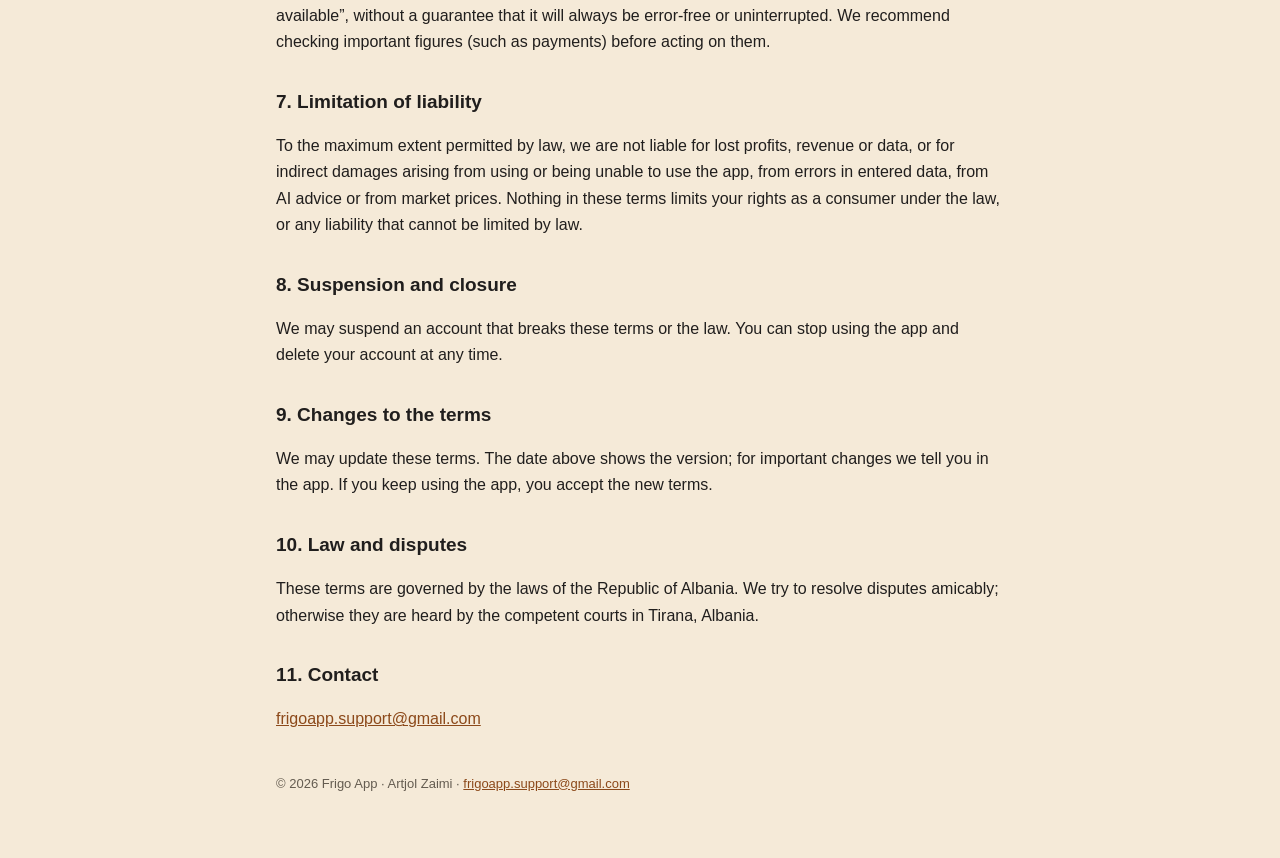
<file: terms.html>
<!doctype html>
<html lang="sq">
<head>
<meta charset="utf-8">
<meta name="viewport" content="width=device-width, initial-scale=1">
<title>Frigo App — Kushtet e përdorimit / Terms of use</title>
<meta name="description" content="Kushtet e përdorimit të Frigo App. Terms of use for Frigo App.">
<link rel="icon" type="image/png" href="icon.png">
<link rel="apple-touch-icon" href="icon.png">
<link rel="stylesheet" href="style.css">
</head>
<body>
<main>
<header>
  <a class="brand" href="./" aria-label="Frigo">
    <picture><source srcset="logo-dark.png" media="(prefers-color-scheme: dark)"><img src="logo.png" alt="Frigo" width="108" height="48"></picture>
  </a>
  <nav>
    <a href="./">Privatësia</a>
    <a href="terms.html" aria-current="page">Kushtet</a>
    <a href="delete-account.html">Fshi llogarinë</a>
  </nav>
</header>
<div class="lang"><a class="on" href="#sq">Shqip</a><a href="#en">English</a></div>

<!-- ═══════════════════════════════ SHQIP ═══════════════════════════════ -->
<article id="sq" lang="sq">
<h1>Kushtet e përdorimit</h1>
<p class="meta">Në fuqi nga data 7 nëntor 2026 · Frigo App</p>

<p>Këto kushte zbatohen për përdorimin e Frigo App (më poshtë “aplikacioni”), që administrohet nga Artjol Zaimi, Shqipëri (më poshtë “ne”). Duke krijuar një llogari ose duke përdorur aplikacionin, ju pranoni këto kushte dhe <a href="./">Politikën e privatësisë</a>.</p>

<h2>1. Shërbimi</h2>
<p>Frigo App ju ndihmon të mbani shënim hyrjen e frutave në frigorifer, dhomat, shitjet, tregtarët, pagesat dhe statistikat, si dhe të printoni etiketa. Aktualisht aplikacioni ofrohet falas. Me kalimin e kohës mund ta përmirësojmë, ta ndryshojmë ose të heqim disa veçori.</p>

<h2>2. Llogaria juaj</h2>
<ul>
<li>Duhet të jeni të paktën 16 vjeç dhe të jepni të dhëna të sakta.</li>
<li>Jeni përgjegjës për ruajtjen e fjalëkalimit dhe për çdo veprim që kryhet nga llogaria juaj.</li>
<li>Llogarinë mund ta fshini në çdo kohë te Cilësimet → Fshi llogarinë.</li>
</ul>

<h2>3. Të dhënat që regjistroni</h2>
<p>Të dhënat e biznesit tuaj mbeten tuajat. Ju jeni përgjegjës për saktësinë e tyre (pesha, çmime, pagesa), si dhe për marrjen dhe përdorimin në përputhje me ligjin të të dhënave të tregtarëve, fermerëve ose blerësve që regjistroni. Ju na jepni vetëm lejen e nevojshme për t’i ruajtur dhe për t’jua shfaqur.</p>

<h2>4. Këshilltari (AI) dhe çmimet e tregut</h2>
<p>Përgjigjet e Këshilltarit gjenerohen automatikisht nga inteligjenca artificiale dhe kanë <strong>vetëm karakter orientues</strong>: ato mund të jenë të pasakta ose të paplota. Çmimet e tregut merren nga Portali i Fermerit dhe mund të ndryshojnë nga çmimi real. <strong>Vendimet për shitjen, blerjen dhe çmimet i merrni ju</strong>; mos u mbështetni vetëm te aplikacioni për vendime financiare.</p>

<h2>5. Përdorimi i lejuar</h2>
<p>Nuk lejohet përdorimi i aplikacionit për qëllime të paligjshme, përpjekja për të hyrë në llogaritë ose në të dhënat e të tjerëve, ngarkimi i tij me kërkesa të automatizuara, si dhe kopjimi ose rishitja e tij pa leje.</p>

<h2>6. Disponueshmëria dhe garancitë</h2>
<p>Bëjmë çmos që aplikacioni të funksionojë mirë dhe pa ndërprerje, por ai ofrohet “siç është” dhe “sipas disponueshmërisë”, pa asnjë garanci se do të jetë gjithmonë pa gabime ose pa ndërprerje. Ju këshillojmë të verifikoni shifrat e rëndësishme (p.sh. pagesat) përpara se të veproni bazuar në to.</p>

<h2>7. Kufizimi i përgjegjësisë</h2>
<p>Në masën maksimale të lejuar nga ligji, ne nuk mbajmë përgjegjësi për humbje fitimi, të ardhurash ose të dhënash, as për dëme të tërthorta që rrjedhin nga përdorimi ose pamundësia e përdorimit të aplikacionit, nga gabimet në të dhënat e regjistruara, nga këshillat e AI-së ose nga çmimet e tregut. Asgjë në këto kushte nuk kufizon të drejtat që ju njeh ligji si konsumator, as përgjegjësinë që sipas ligjit nuk mund të kufizohet.</p>

<h2>8. Pezullimi dhe mbyllja e llogarisë</h2>
<p>Mund të pezullojmë një llogari që shkel këto kushte ose ligjin. Ju mund të ndaloni së përdoruri aplikacionin dhe ta fshini llogarinë në çdo kohë.</p>

<h2>9. Ndryshimet në kushte</h2>
<p>Mund t’i përditësojmë këto kushte herë pas here. Data në krye tregon versionin në fuqi; për ndryshime të rëndësishme do t’ju njoftojmë në aplikacion. Vazhdimi i përdorimit të aplikacionit nënkupton pranimin e kushteve të reja.</p>

<h2>10. Ligji i zbatueshëm dhe mosmarrëveshjet</h2>
<p>Këto kushte rregullohen nga legjislacioni i Republikës së Shqipërisë. Mosmarrëveshjet përpiqemi t’i zgjidhim me mirëkuptim; në të kundërt, ato shqyrtohen nga gjykata kompetente në Tiranë, Shqipëri.</p>

<h2>11. Kontakti</h2>
<p><a href="mailto:frigoapp.support@gmail.com">frigoapp.support@gmail.com</a></p>
</article>

<hr>

<!-- ═══════════════════════════════ ENGLISH ═══════════════════════════════ -->
<article id="en" lang="en">
<div class="lang"><a href="#sq">Shqip</a><a class="on" href="#en">English</a></div>
<h1>Terms of use</h1>
<p class="meta">Effective: 7 November 2026 · Frigo App</p>

<p>These terms apply when you use Frigo App (“the app”), run by Artjol Zaimi, Albania (“we”). By creating an account or using the app you accept these terms and the <a href="./#en">Privacy policy</a>.</p>

<h2>1. The service</h2>
<p>Frigo App helps you record fruit coming into cold storage, rooms, sales, traders, payments and statistics, and print labels. The app is currently free. We may improve, change or retire features over time.</p>

<h2>2. Your account</h2>
<ul>
<li>You must be at least 16 and give accurate information.</li>
<li>You are responsible for keeping your password safe and for everything done in your account.</li>
<li>You can delete your account at any time under Settings → Delete account.</li>
</ul>

<h2>3. The data you enter</h2>
<p>Your business data remains yours. You are responsible for its accuracy (weights, prices, payments) and for having obtained, and using, the data of the traders, farmers or buyers you enter in line with the law. You give us only the permission we need to store and show it to you.</p>

<h2>4. The Advisor (AI) and prices</h2>
<p>The Advisor’s answers are generated automatically by artificial intelligence and are <strong>guidance only</strong>: they may be inaccurate or incomplete. Market prices come from Portali i Fermerit and may not match the real price. <strong>Decisions about selling, buying and prices are yours</strong>; do not rely only on the app for financial decisions.</p>

<h2>5. Acceptable use</h2>
<p>Do not use the app for unlawful purposes, do not try to access other people’s accounts or data, do not overload it with automated requests, and do not copy or resell it without permission.</p>

<h2>6. Availability and warranties</h2>
<p>We do our best for the app to work well and without interruption, but it is provided “as is” and “as available”, without a guarantee that it will always be error-free or uninterrupted. We recommend checking important figures (such as payments) before acting on them.</p>

<h2>7. Limitation of liability</h2>
<p>To the maximum extent permitted by law, we are not liable for lost profits, revenue or data, or for indirect damages arising from using or being unable to use the app, from errors in entered data, from AI advice or from market prices. Nothing in these terms limits your rights as a consumer under the law, or any liability that cannot be limited by law.</p>

<h2>8. Suspension and closure</h2>
<p>We may suspend an account that breaks these terms or the law. You can stop using the app and delete your account at any time.</p>

<h2>9. Changes to the terms</h2>
<p>We may update these terms. The date above shows the version; for important changes we tell you in the app. If you keep using the app, you accept the new terms.</p>

<h2>10. Law and disputes</h2>
<p>These terms are governed by the laws of the Republic of Albania. We try to resolve disputes amicably; otherwise they are heard by the competent courts in Tirana, Albania.</p>

<h2>11. Contact</h2>
<p><a href="mailto:frigoapp.support@gmail.com">frigoapp.support@gmail.com</a></p>
</article>

<footer>© 2026 Frigo App · Artjol Zaimi · <a href="mailto:frigoapp.support@gmail.com">frigoapp.support@gmail.com</a></footer>
</main>
</body>
</html>
</file>
<file: style.css>
:root {
  --bg: #f5ead8; --surface: #fffaf0; --text: #201e1d; --muted: #645c50;
  --accent: #c67139; --accent-deep: #8c491a; --line: rgba(32,30,29,.1); --green: #56633f;
}
@media (prefers-color-scheme: dark) {
  :root { --bg: #221d18; --surface: #302a22; --text: #f3ead9; --muted: #c8bca8;
    --accent: #e5915a; --accent-deep: #f7c39a; --line: rgba(243,234,217,.14); --green: #c3d19a; }
}
* { box-sizing: border-box; }
html { -webkit-text-size-adjust: 100%; }
body { margin: 0; background: var(--bg); color: var(--text);
  font: 16px/1.65 -apple-system, BlinkMacSystemFont, "Segoe UI", Roboto, Helvetica, Arial, sans-serif; }
main { max-width: 760px; margin: 0 auto; padding: 28px 16px 64px; }
header { display: flex; align-items: center; justify-content: space-between; gap: 12px; flex-wrap: wrap; margin-bottom: 8px; }
.brand { font-weight: 800; font-size: 22px; color: var(--accent-deep); text-decoration: none; letter-spacing: -.2px; }
nav a { color: var(--muted); text-decoration: none; font-weight: 600; font-size: 14px; margin-left: 14px; }
nav a:hover, nav a[aria-current] { color: var(--accent-deep); }
.lang { display: inline-flex; background: var(--surface); border: 1px solid var(--line); border-radius: 999px; padding: 3px; margin: 14px 0 6px; }
.lang a { padding: 6px 14px; border-radius: 999px; text-decoration: none; color: var(--muted); font-weight: 700; font-size: 14px; }
.lang a.on { background: var(--accent); color: #fff; }
h1 { font-size: 30px; line-height: 1.2; margin: 18px 0 4px; }
.meta { color: var(--muted); font-size: 14px; margin: 0 0 22px; }
h2 { font-size: 19px; margin: 30px 0 8px; }
section.card { background: var(--surface); border: 1px solid var(--line); border-radius: 18px; padding: 4px 20px 16px; margin: 18px 0; }
table { width: 100%; border-collapse: collapse; font-size: 15px; margin: 8px 0; }
th, td { text-align: left; vertical-align: top; padding: 9px 8px; border-bottom: 1px solid var(--line); }
th { color: var(--muted); font-weight: 700; font-size: 13px; }
.wrap { overflow-x: auto; }
a { color: var(--accent-deep); }
ol li, ul li { margin: 4px 0; }
.note { background: var(--surface); border-left: 4px solid var(--accent); border-radius: 10px; padding: 12px 16px; margin: 16px 0; }
hr { border: 0; border-top: 1px solid var(--line); margin: 48px 0 8px; }
footer { color: var(--muted); font-size: 13px; margin-top: 40px; }
.brand { display: inline-flex; align-items: center; }
.brand img { height: 48px; width: auto; display: block; }
</file>
